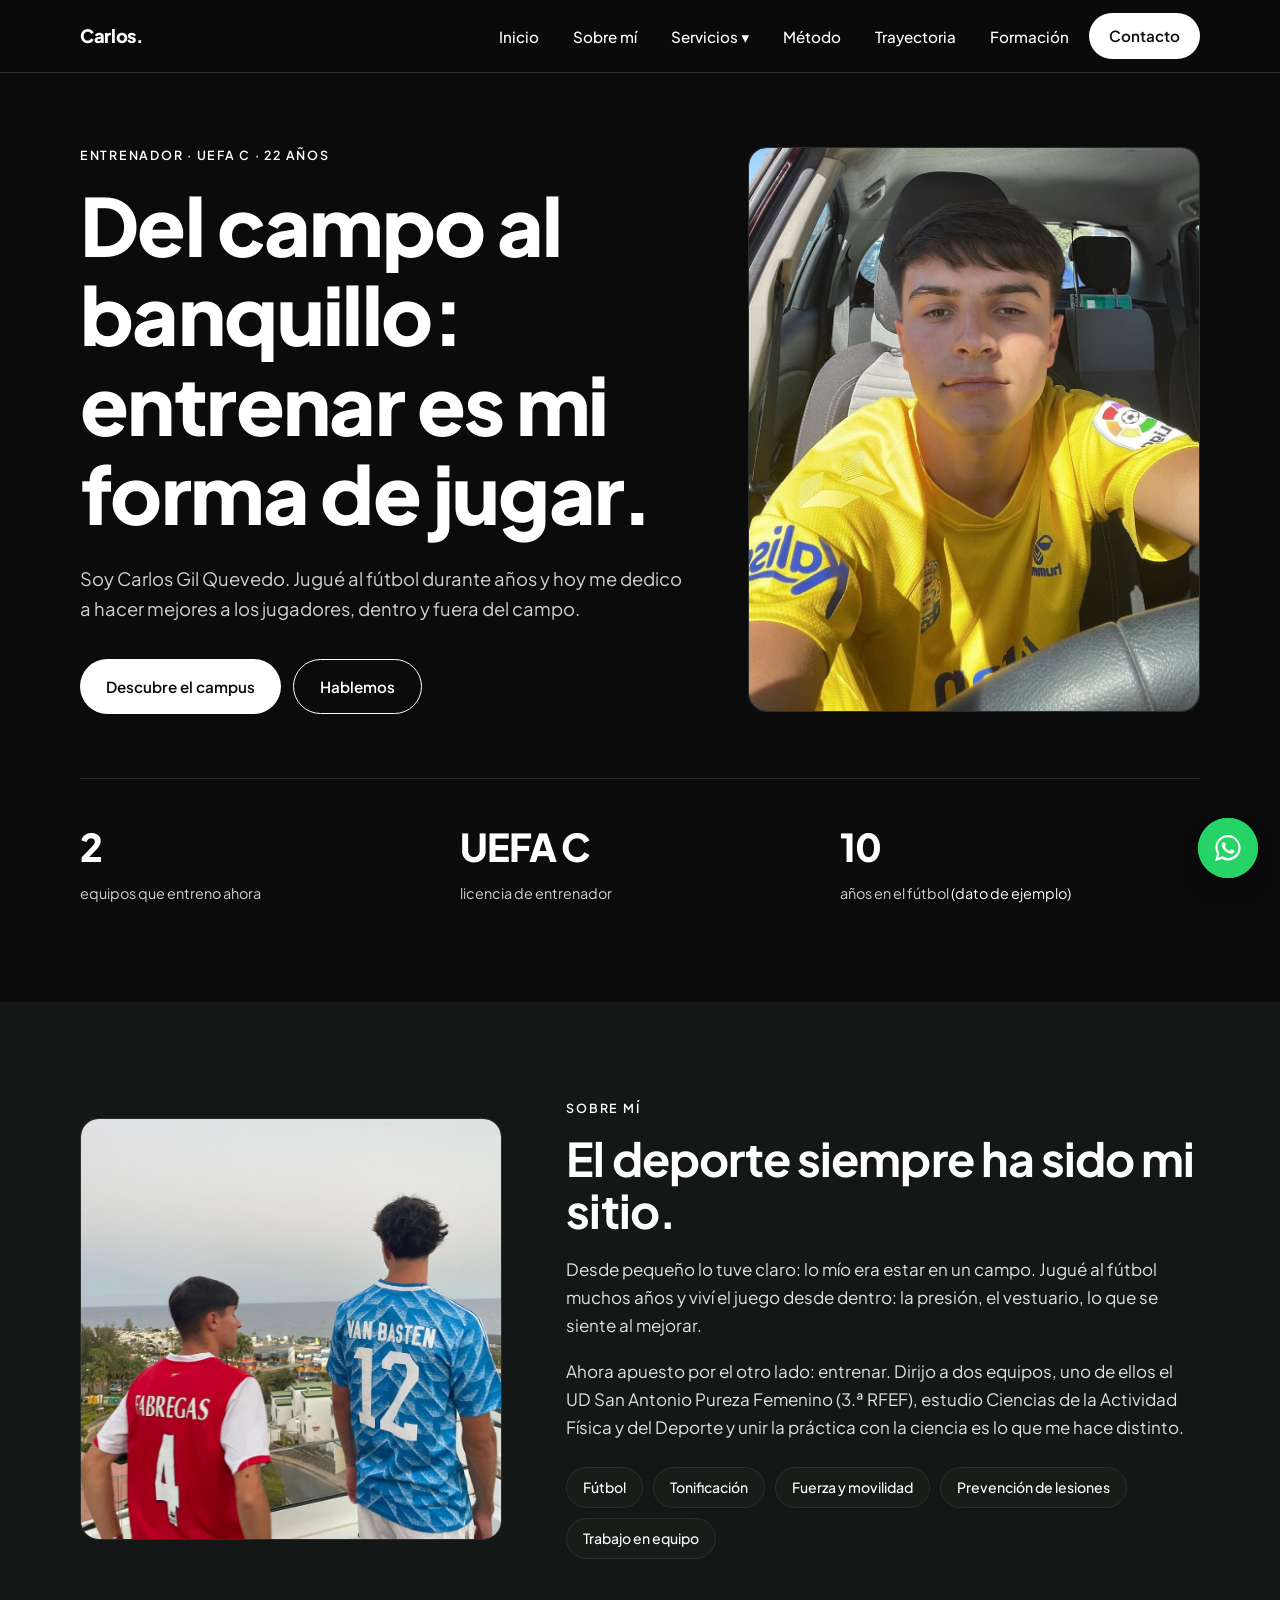
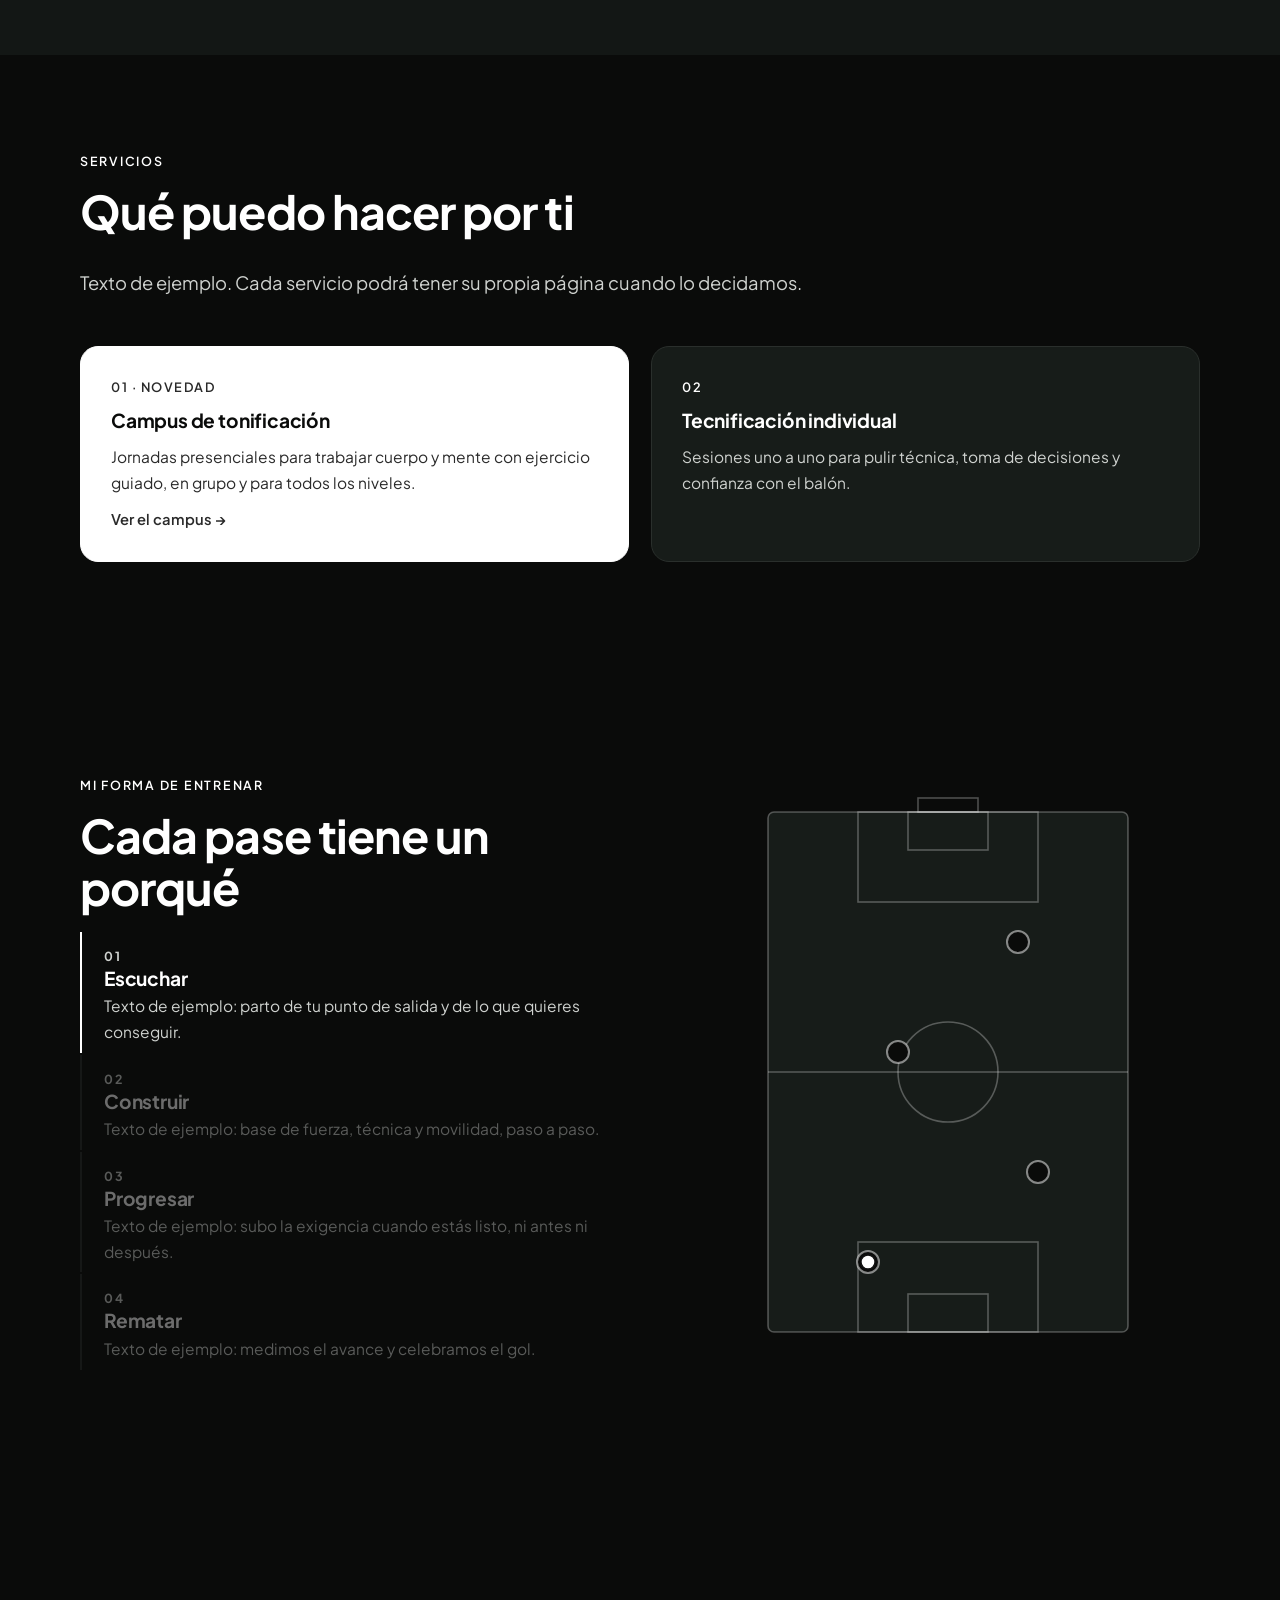
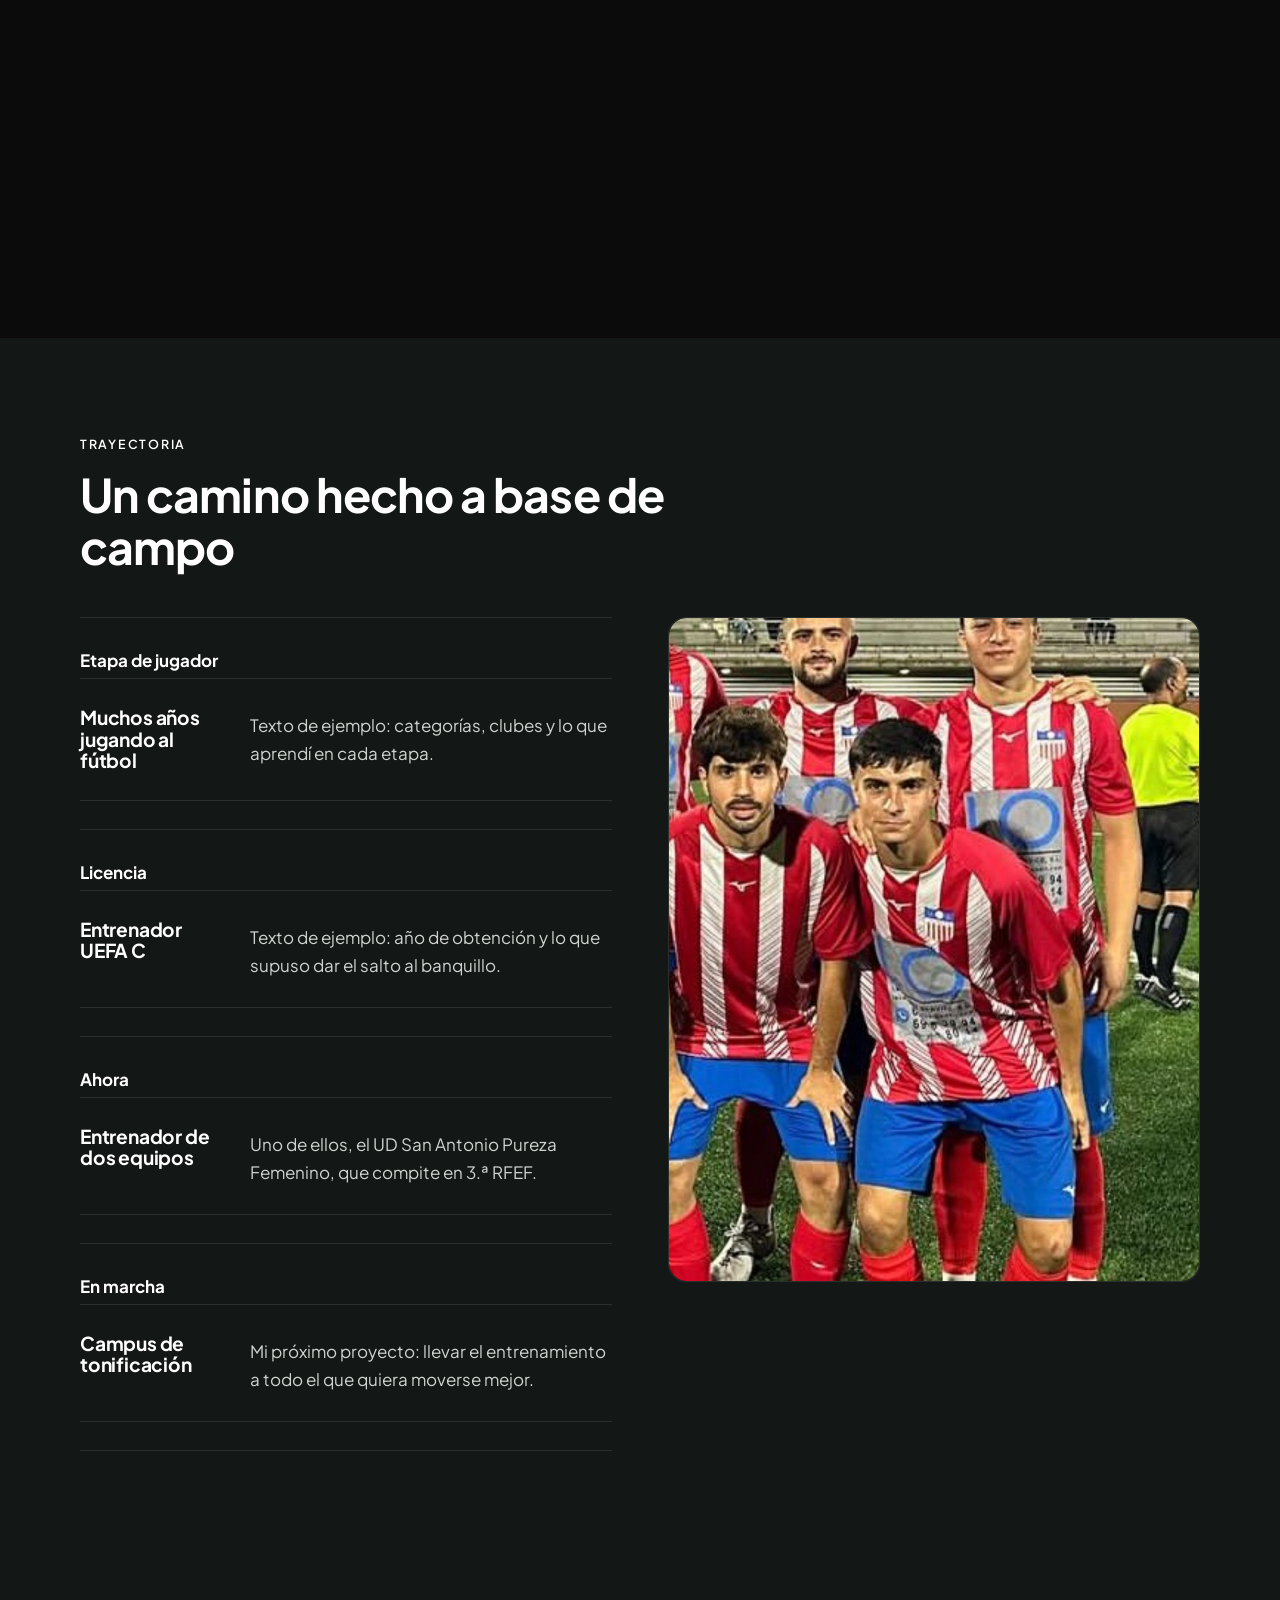
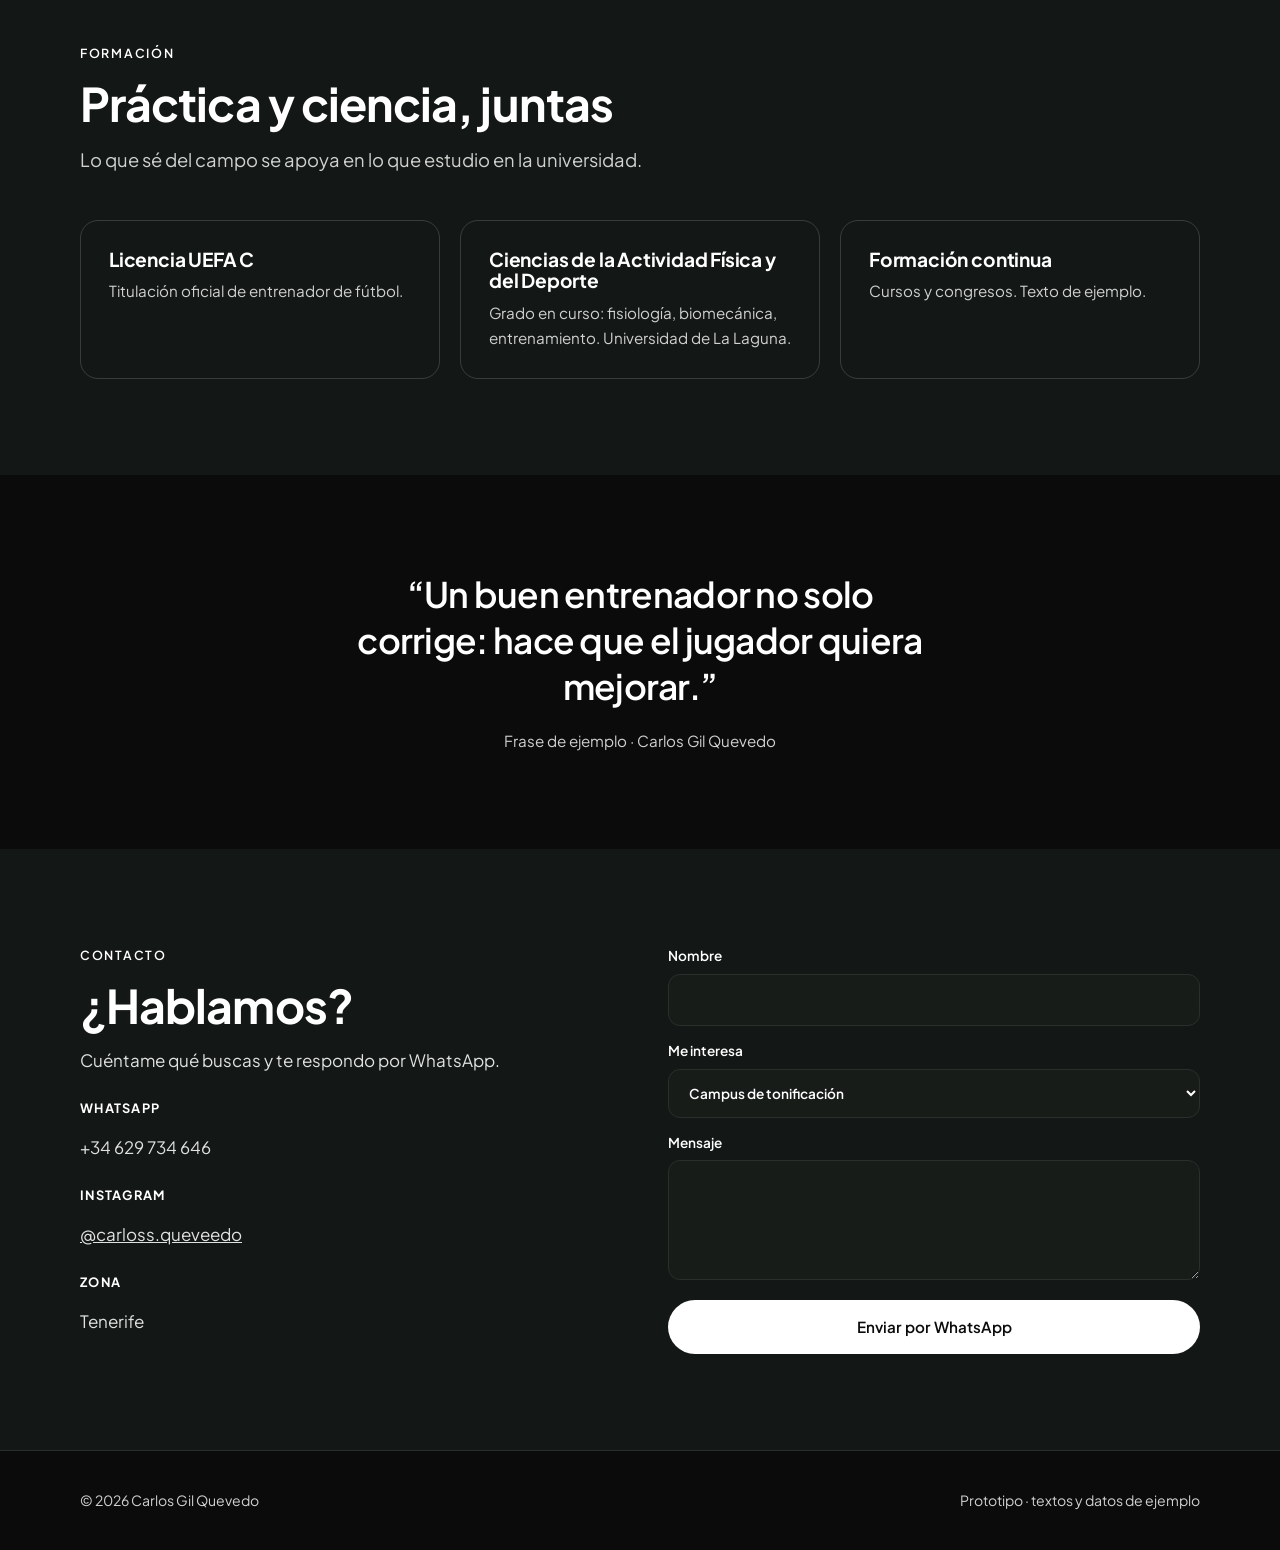
<file: index.html>
<!doctype html>
<html lang="es">
<head>
<meta charset="utf-8">
<meta name="theme-color" content="#0a0b0a">
<meta name="viewport" content="width=device-width,initial-scale=1">
<title>Carlos Gil Quevedo · Entrenador de fútbol</title>
<meta name="description" content="Carlos Gil Quevedo, entrenador UEFA C y estudiante de Ciencias de la Actividad Física y del Deporte. Tecnificación y campus de tonificación.">
<link rel="preconnect" href="https://fonts.googleapis.com">
<link rel="preconnect" href="https://fonts.gstatic.com" crossorigin>
<link href="https://fonts.googleapis.com/css2?family=Plus+Jakarta+Sans:wght@400;500;600;700;800&display=swap" rel="stylesheet">
<link rel="stylesheet" href="css/style.css?v=9">
</head>
<body>
<header>
  <div class="wrap nav">
    <a class="brand" href="index.html">Carlos<span>.</span></a>
    <button class="burger" aria-label="Abrir menú">☰</button>
    <nav>
      <ul>
        <li><a class="l" href="index.html">Inicio</a></li>
        <li><a class="l" href="index.html#sobre-mi">Sobre mí</a></li>
        <li class="has-sub">
          <a class="l" href="index.html#servicios">Servicios ▾</a>
          <ul class="sub">
            <li><a href="campus.html">Campus de tonificación<small>Presencial, abierto a todo el mundo</small></a></li>
            <li><a href="index.html#servicios">Tecnificación individual<small>Sesiones 1 a 1</small></a></li>
          </ul>
        </li>
        <li><a class="l" href="index.html#metodo">Método</a></li>
        <li><a class="l" href="index.html#trayectoria">Trayectoria</a></li>
        <li><a class="l" href="index.html#formacion">Formación</a></li>
        <li><a class="btn" href="index.html#contacto" style="padding:10px 20px">Contacto</a></li>
      </ul>
    </nav>
  </div>
</header>

<main>
<section class="hero">
  <div class="wrap grid">
    <div>
      <span class="eyebrow">Entrenador · UEFA C · 22 años</span>
      <h1 class="rv">Del campo al banquillo: <em>entrenar</em> es mi forma de jugar.</h1>
      <p class="lead rv">Soy Carlos Gil Quevedo. Jugué al fútbol durante años y hoy me dedico a hacer mejores a los jugadores, dentro y fuera del campo.</p>
      <div class="cta rv">
        <a class="btn" href="campus.html">Descubre el campus</a>
        <a class="btn ghost" href="#contacto">Hablemos</a>
      </div>
    </div>
    <div class="pic tall rv"><img class="photo" src="img/carlos-retrato.jpg" alt="Carlos Gil Quevedo" style="object-position:50% 30%"></div>
  </div>
  <div class="wrap">
    <div class="stats rv">
      <div><strong data-count="2">0</strong><span>equipos que entreno ahora</span></div>
      <div><strong>UEFA C</strong><span>licencia de entrenador</span></div>
            <div><strong data-count="10">0</strong><span>años en el fútbol <em>(dato de ejemplo)</em></span></div>
    </div>
  </div>
</section>

<section class="about" id="sobre-mi">
  <div class="wrap grid">
    <div class="pic sq rv"><img class="photo" src="img/azotea.jpg" alt="Carlos con un amigo mirando el mar" style="object-position:50% 70%"></div>
    <div class="rv">
      <span class="eyebrow">Sobre mí</span>
      <h2>El deporte siempre ha sido mi sitio.</h2>
      <p>Desde pequeño lo tuve claro: lo mío era estar en un campo. Jugué al fútbol muchos años y viví el juego desde dentro: la presión, el vestuario, lo que se siente al mejorar.</p>
      <p>Ahora apuesto por el otro lado: entrenar. Dirijo a dos equipos, uno de ellos el UD San Antonio Pureza Femenino (3.ª RFEF), estudio Ciencias de la Actividad Física y del Deporte y unir la práctica con la ciencia es lo que me hace distinto.</p>
      <div class="tags"><span>Fútbol</span><span>Tonificación</span><span>Fuerza y movilidad</span><span>Prevención de lesiones</span><span>Trabajo en equipo</span></div>
    </div>
  </div>
</section>

<section id="servicios">
  <div class="wrap">
    <div class="head">
      <div><span class="eyebrow">Servicios</span><h2>Qué puedo hacer por ti</h2></div>
      <p class="lead">Texto de ejemplo. Cada servicio podrá tener su propia página cuando lo decidamos.</p>
    </div>
    <div class="cards c2">
      <a class="card feat rv" href="campus.html"><span class="n">01 · NOVEDAD</span><h3>Campus de tonificación</h3><p>Jornadas presenciales para trabajar cuerpo y mente con ejercicio guiado, en grupo y para todos los niveles.</p><span class="more">Ver el campus →</span></a>
      <div class="card rv"><span class="n">02</span><h3>Tecnificación individual</h3><p>Sesiones uno a uno para pulir técnica, toma de decisiones y confianza con el balón.</p></div>
    </div>
  </div>
</section>

<section class="play" id="metodo">
  <div class="stick"><div class="wrap play-grid">
    <div>
      <span class="eyebrow">Mi forma de entrenar</span>
      <h2>Cada pase tiene un porqué</h2>
      <ol class="steps">
        <li><b>01</b><h3>Escuchar</h3><p>Texto de ejemplo: parto de tu punto de salida y de lo que quieres conseguir.</p></li>
        <li><b>02</b><h3>Construir</h3><p>Texto de ejemplo: base de fuerza, técnica y movilidad, paso a paso.</p></li>
        <li><b>03</b><h3>Progresar</h3><p>Texto de ejemplo: subo la exigencia cuando estás listo, ni antes ni después.</p></li>
        <li><b>04</b><h3>Rematar</h3><p>Texto de ejemplo: medimos el avance y celebramos el gol.</p></li>
      </ol>
    </div>
    <div class="pitch" aria-hidden="true">
      <svg viewBox="0 0 400 560">
        <rect class="grass" x="20" y="20" width="360" height="520" rx="6"/>
        <g class="ln"><rect x="20" y="20" width="360" height="520" rx="6"/><line x1="20" y1="280" x2="380" y2="280"/><circle cx="200" cy="280" r="50"/><rect x="110" y="20" width="180" height="90"/><rect x="160" y="20" width="80" height="38"/><rect x="110" y="450" width="180" height="90"/><rect x="160" y="502" width="80" height="38"/></g>
        <rect class="net" x="170" y="6" width="60" height="14"/>
        <path class="trail seg" pathLength="1" d="M120 470 Q230 470 290 380"/>
        <path class="trail seg" pathLength="1" d="M290 380 Q260 300 150 260"/>
        <path class="trail seg" pathLength="1" d="M150 260 Q120 170 270 150"/>
        <path class="trail seg" pathLength="1" d="M270 150 Q330 80 200 30"/>
        <circle class="pl" cx="120" cy="470" r="11"/><circle class="pl" cx="290" cy="380" r="11"/><circle class="pl" cx="150" cy="260" r="11"/><circle class="pl" cx="270" cy="150" r="11"/>
        <circle class="ball" cx="120" cy="470" r="7"/>
      </svg>
    </div>
  </div></div>
</section>

<section id="trayectoria" style="background:var(--sand)">
  <div class="wrap">
    <span class="eyebrow">Trayectoria</span>
    <h2 style="max-width:18ch">Un camino hecho a base de campo</h2>
    <div class="two" style="margin-top:44px;align-items:start">
    <div class="tl rv" style="margin-top:0">
      <div><time>Etapa de jugador</time><div><h3>Muchos años jugando al fútbol</h3><p>Texto de ejemplo: categorías, clubes y lo que aprendí en cada etapa.</p></div></div>
      <div><time>Licencia</time><div><h3>Entrenador UEFA C</h3><p>Texto de ejemplo: año de obtención y lo que supuso dar el salto al banquillo.</p></div></div>
      <div><time>Ahora</time><div><h3>Entrenador de dos equipos</h3><p>Uno de ellos, el UD San Antonio Pureza Femenino, que compite en 3.ª RFEF.</p></div></div>
      <div><time>En marcha</time><div><h3>Campus de tonificación</h3><p>Mi próximo proyecto: llevar el entrenamiento a todo el que quiera moverse mejor.</p></div></div>
    </div>
    <div class="pic tall rv"><img class="photo" src="img/jugador.jpg" alt="Carlos de jugador, posando con sus compañeros antes de un partido" style="object-position:50% 40%"></div>
    </div>
  </div>
</section>

<section class="dark" id="formacion">
  <div class="wrap">
    <span class="eyebrow">Formación</span>
    <h2>Práctica y ciencia, juntas</h2>
    <p class="lead" style="margin-top:16px">Lo que sé del campo se apoya en lo que estudio en la universidad.</p>
    <div class="pill-grid">
      <div class="pill"><h3>Licencia UEFA C</h3><p>Titulación oficial de entrenador de fútbol.</p></div>
      <div class="pill"><h3>Ciencias de la Actividad Física y del Deporte</h3><p>Grado en curso: fisiología, biomecánica, entrenamiento. Universidad de La Laguna.</p></div>
      <div class="pill"><h3>Formación continua</h3><p>Cursos y congresos. Texto de ejemplo.</p></div>
    </div>
  </div>
</section>

<section class="quote">
  <div class="wrap rv">
    <blockquote>“Un buen entrenador no solo corrige: hace que el jugador quiera mejorar.”</blockquote>
    <cite>Frase de ejemplo · Carlos Gil Quevedo</cite>
  </div>
</section>

<section class="contact" id="contacto">
  <div class="wrap grid">
    <div class="info rv">
      <span class="eyebrow">Contacto</span>
      <h2>¿Hablamos?</h2>
      <p>Cuéntame qué buscas y te respondo por WhatsApp.</p>
      <b>WhatsApp</b><p>+34 629 734 646</p>
      <b>Instagram</b><p><a href="https://www.instagram.com/carloss.queveedo" target="_blank" rel="noopener" style="text-decoration:underline">@carloss.queveedo</a></p>
      <b>Zona</b><p>Tenerife</p>
    </div>
    <form id="contact-form" class="rv">
      <label>Nombre<input name="nombre" required></label>
      <label>Me interesa
        <select name="interes">
          <option>Campus de tonificación</option>
          <option>Tecnificación individual</option>
          <option>Otra cosa</option>
        </select>
      </label>
      <label>Mensaje<textarea name="mensaje"></textarea></label>
      <button class="btn" type="submit" style="border:0;cursor:pointer;justify-content:center">Enviar por WhatsApp</button>
    </form>
  </div>
</section>
</main>

<footer><div class="wrap"><span>© 2026 Carlos Gil Quevedo</span><span>Prototipo · textos y datos de ejemplo</span></div></footer>

<a class="wa" href="https://wa.me/34629734646?text=Hola%20Carlos%2C%20quiero%20m%C3%A1s%20informaci%C3%B3n" target="_blank" rel="noopener" aria-label="Escribir a Carlos por WhatsApp">
  <svg viewBox="0 0 32 32"><path d="M16 3C9 3 3.4 8.6 3.4 15.5c0 2.3.6 4.4 1.7 6.3L3 29l7.4-1.9c1.8 1 3.8 1.5 5.6 1.5 7 0 12.6-5.6 12.6-12.5S23 3 16 3zm0 22.9c-1.8 0-3.5-.5-5-1.4l-.4-.2-4.4 1.1 1.2-4.2-.3-.4a10.3 10.3 0 0 1-1.6-5.5C5.5 9.7 10.2 5.200 16 5.200s10.500 4.600 10.500 10.300S21.800 25.900 16 25.900zm5.800-7.700c-.3-.2-1.900-.9-2.200-1-.3-.1-.5-.2-.7.2-.2.3-.8 1-1 1.200-.2.200-.4.200-.7.100-.3-.2-1.300-.5-2.500-1.500-.9-.8-1.500-1.800-1.700-2.100-.2-.3 0-.5.100-.6l.5-.5c.1-.2.200-.3.300-.5.100-.2 0-.4 0-.5l-1-2.300c-.2-.6-.5-.5-.7-.5h-.6c-.2 0-.5.100-.8.400-.3.300-1.100 1.100-1.100 2.600s1.100 3 1.300 3.200c.2.200 2.200 3.300 5.300 4.600 2 .8 2.700.9 3.700.7.600-.1 1.900-.8 2.200-1.500.3-.7.300-1.400.2-1.500 0-.1-.3-.2-.6-.4z"/></svg>
</a>
<script src="js/main.js?v=4"></script>
</body>
</html>
</file>
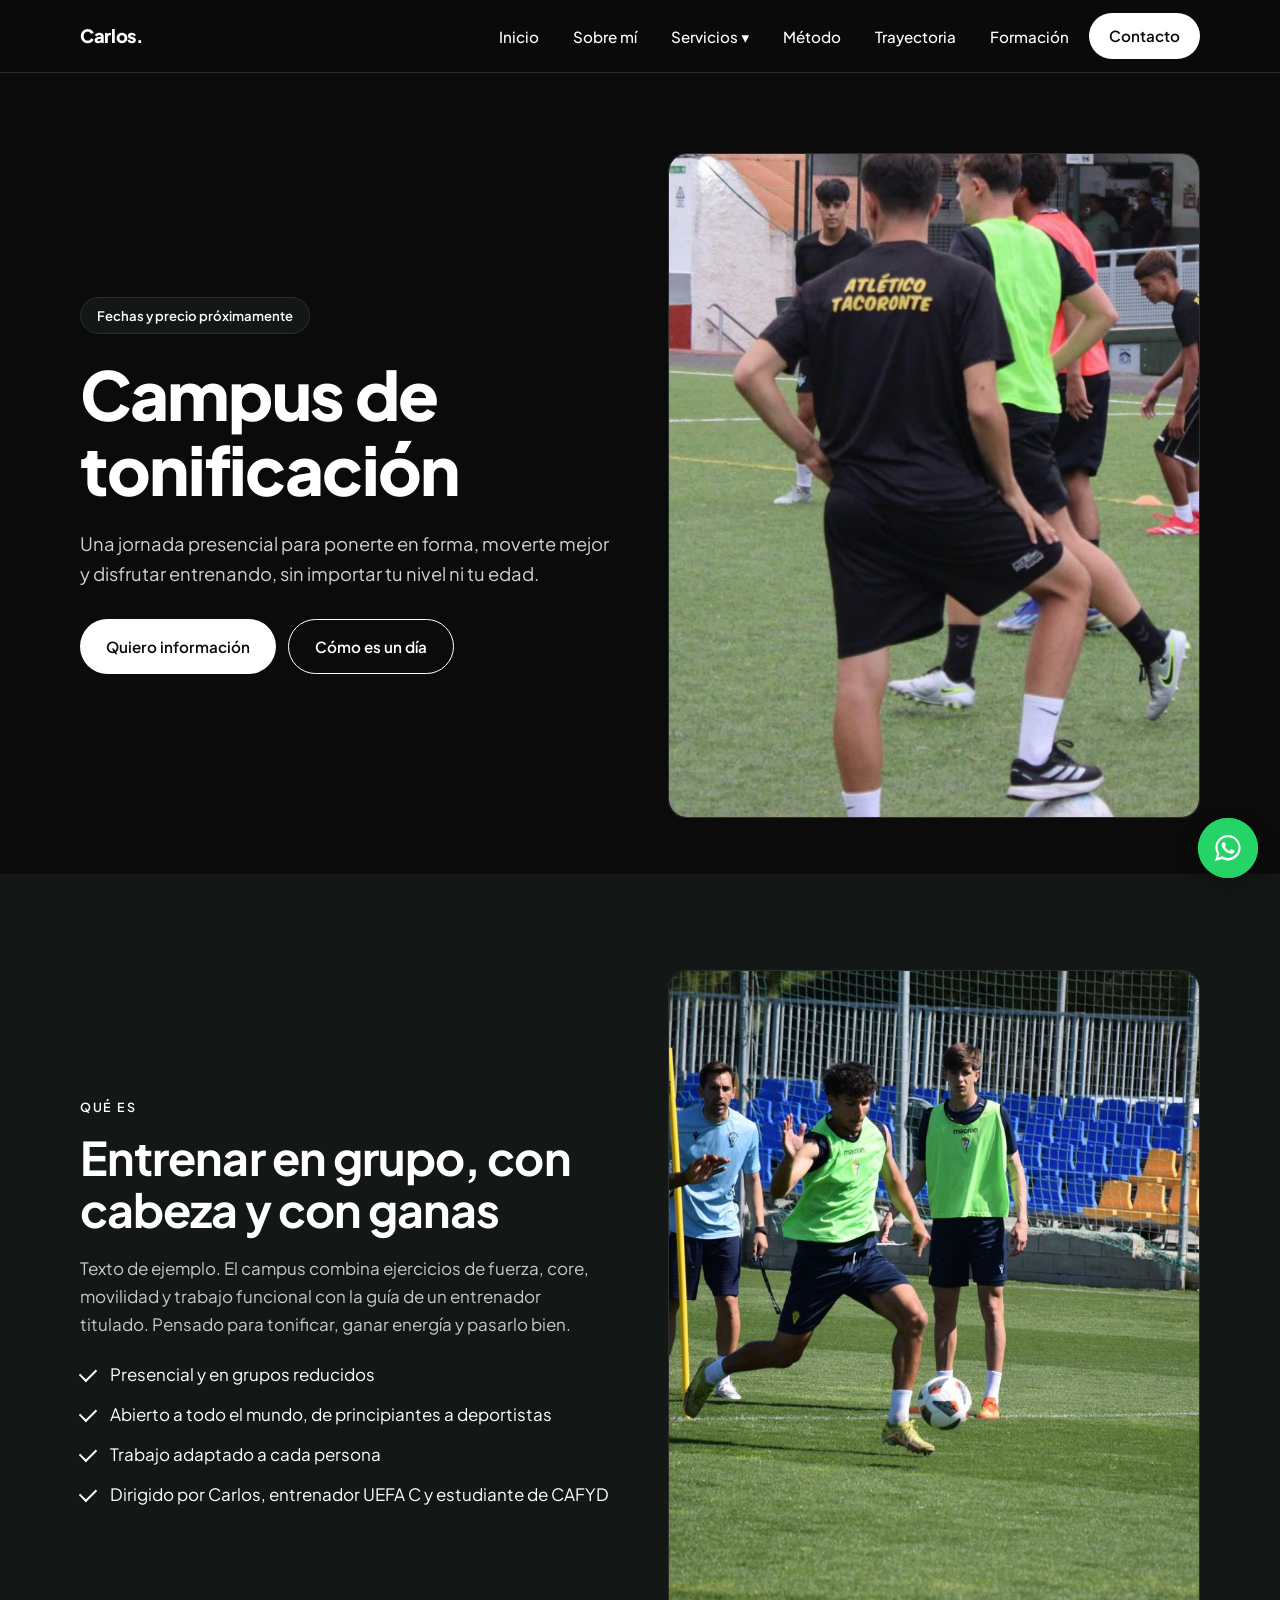
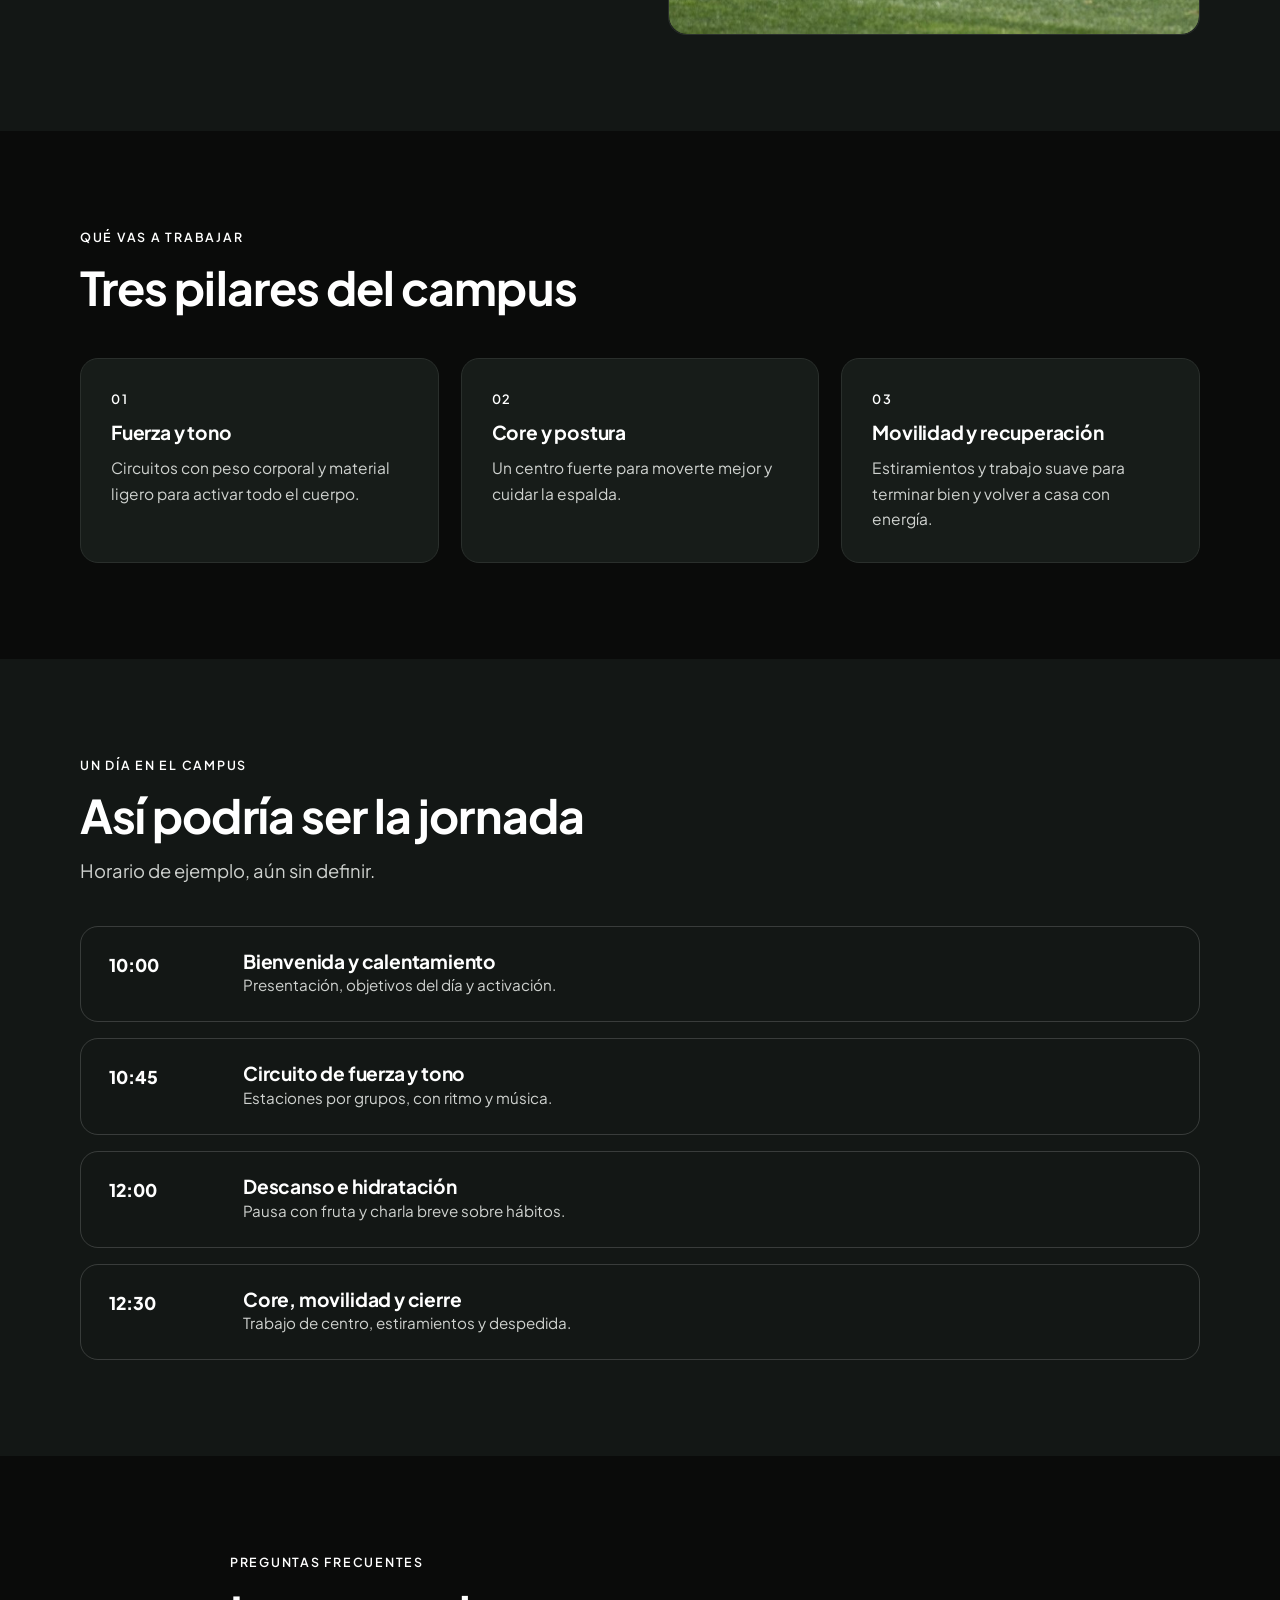
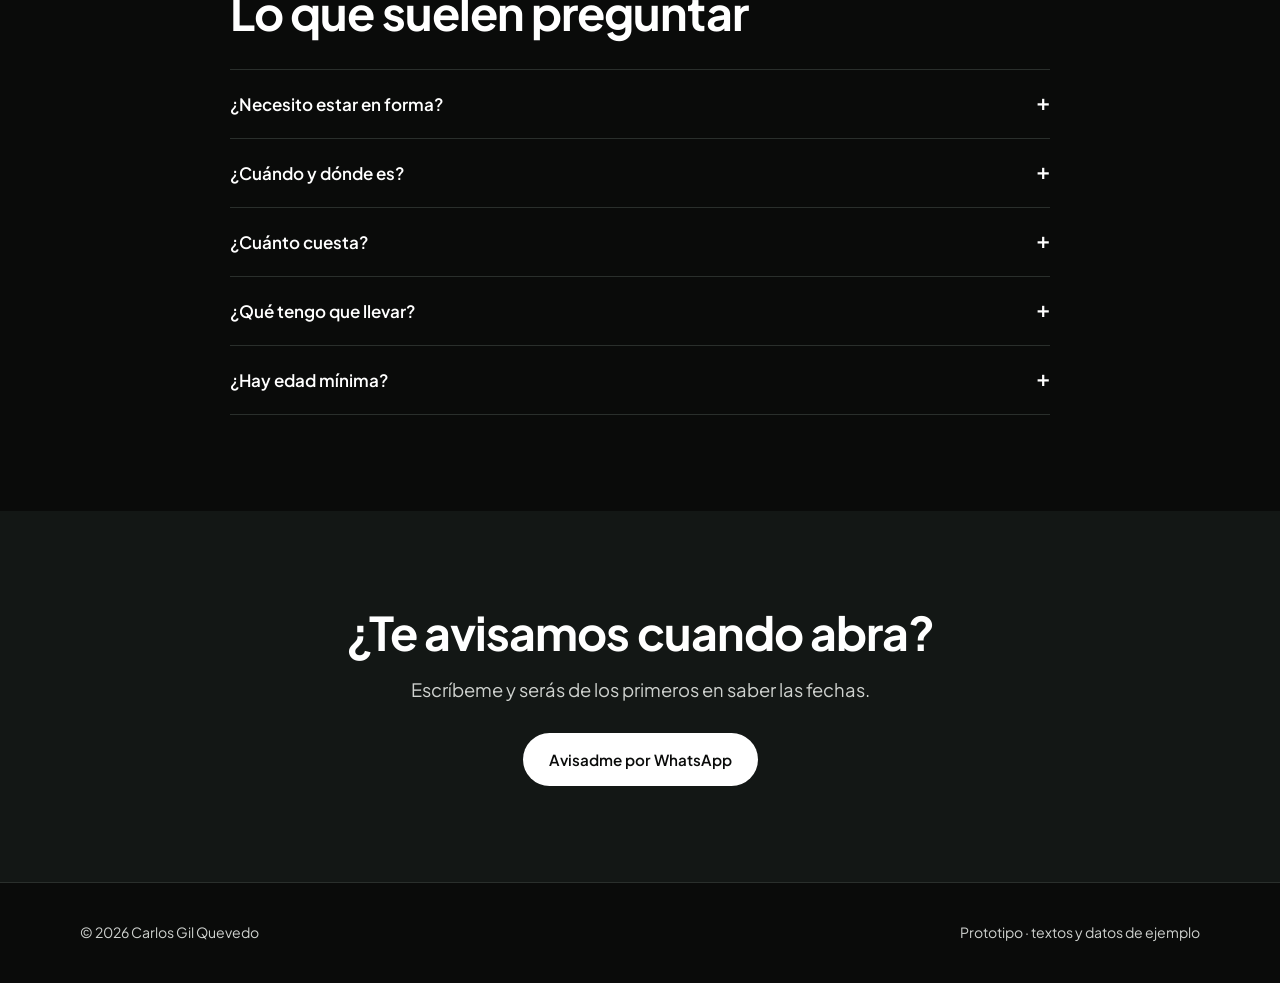
<file: campus.html>
<!doctype html>
<html lang="es">
<head>
<meta charset="utf-8">
<meta name="theme-color" content="#0a0b0a">
<meta name="viewport" content="width=device-width,initial-scale=1">
<title>Campus de tonificación · Carlos Gil Quevedo</title>
<meta name="description" content="Campus de tonificación presencial, abierto a todo el mundo, dirigido por Carlos Gil Quevedo.">
<link rel="preconnect" href="https://fonts.googleapis.com">
<link rel="preconnect" href="https://fonts.gstatic.com" crossorigin>
<link href="https://fonts.googleapis.com/css2?family=Plus+Jakarta+Sans:wght@400;500;600;700;800&display=swap" rel="stylesheet">
<link rel="stylesheet" href="css/style.css?v=9">
</head>
<body>
<header>
  <div class="wrap nav">
    <a class="brand" href="index.html">Carlos<span>.</span></a>
    <button class="burger" aria-label="Abrir menú">☰</button>
    <nav>
      <ul>
        <li><a class="l" href="index.html">Inicio</a></li>
        <li><a class="l" href="index.html#sobre-mi">Sobre mí</a></li>
        <li class="has-sub">
          <a class="l" href="index.html#servicios">Servicios ▾</a>
          <ul class="sub">
            <li><a href="campus.html">Campus de tonificación<small>Presencial, abierto a todo el mundo</small></a></li>
            <li><a href="index.html#servicios">Tecnificación individual<small>Sesiones 1 a 1</small></a></li>
          </ul>
        </li>
        <li><a class="l" href="index.html#metodo">Método</a></li>
        <li><a class="l" href="index.html#trayectoria">Trayectoria</a></li>
        <li><a class="l" href="index.html#formacion">Formación</a></li>
        <li><a class="btn" href="index.html#contacto" style="padding:10px 20px">Contacto</a></li>
      </ul>
    </nav>
  </div>
</header>

<main>
<section class="page-hero">
  <div class="wrap two">
    <div>
      <span class="badge">Fechas y precio próximamente</span>
      <h1 class="rv" style="margin-top:22px;font-size:clamp(2.4rem,5.5vw,4.2rem)">Campus de <em>tonificación</em></h1>
      <p class="lead rv">Una jornada presencial para ponerte en forma, moverte mejor y disfrutar entrenando, sin importar tu nivel ni tu edad.</p>
      <div class="rv" style="margin-top:30px;display:flex;gap:12px;flex-wrap:wrap">
        <a class="btn" href="https://wa.me/34629734646?text=Hola%20Carlos%2C%20quiero%20info%20del%20campus%20de%20tonificaci%C3%B3n" target="_blank" rel="noopener">Quiero información</a>
        <a class="btn ghost" href="#dia">Cómo es un día</a>
      </div>
    </div>
    <div class="pic wide rv"><img class="photo" src="img/entrenamiento.jpg" alt="Entrenamiento en el campo" style="object-position:50% 55%"></div>
  </div>
</section>

<section style="background:var(--sand)">
  <div class="wrap two">
    <div class="rv">
      <span class="eyebrow">Qué es</span>
      <h2>Entrenar en grupo, con cabeza y con ganas</h2>
      <p style="margin-top:18px;color:#c4cbc5">Texto de ejemplo. El campus combina ejercicios de fuerza, core, movilidad y trabajo funcional con la guía de un entrenador titulado. Pensado para tonificar, ganar energía y pasarlo bien.</p>
      <ul class="ticks">
        <li>Presencial y en grupos reducidos</li>
        <li>Abierto a todo el mundo, de principiantes a deportistas</li>
        <li>Trabajo adaptado a cada persona</li>
        <li>Dirigido por Carlos, entrenador UEFA C y estudiante de CAFYD</li>
      </ul>
    </div>
    <div class="pic tall rv"><img class="photo" src="img/campus-grupo.jpg" alt="Grupo entrenando en el campo" style="object-position:45% 50%"></div>
  </div>
</section>

<section>
  <div class="wrap">
    <span class="eyebrow">Qué vas a trabajar</span>
    <h2 style="max-width:20ch">Tres pilares del campus</h2>
    <div class="cards" style="margin-top:44px">
      <div class="card rv"><span class="n">01</span><h3>Fuerza y tono</h3><p>Circuitos con peso corporal y material ligero para activar todo el cuerpo.</p></div>
      <div class="card rv"><span class="n">02</span><h3>Core y postura</h3><p>Un centro fuerte para moverte mejor y cuidar la espalda.</p></div>
      <div class="card rv"><span class="n">03</span><h3>Movilidad y recuperación</h3><p>Estiramientos y trabajo suave para terminar bien y volver a casa con energía.</p></div>
    </div>
  </div>
</section>

<section class="dark" id="dia">
  <div class="wrap">
    <span class="eyebrow">Un día en el campus</span>
    <h2>Así podría ser la jornada</h2>
    <p class="lead" style="margin-top:14px">Horario de ejemplo, aún sin definir.</p>
    <div class="days">
      <div class="day" style="background:transparent;border-color:rgba(255,255,255,.16)"><time style="color:#fff">10:00</time><div><h3>Bienvenida y calentamiento</h3><p style="color:#cfd2cf">Presentación, objetivos del día y activación.</p></div></div>
      <div class="day" style="background:transparent;border-color:rgba(255,255,255,.16)"><time style="color:#fff">10:45</time><div><h3>Circuito de fuerza y tono</h3><p style="color:#cfd2cf">Estaciones por grupos, con ritmo y música.</p></div></div>
      <div class="day" style="background:transparent;border-color:rgba(255,255,255,.16)"><time style="color:#fff">12:00</time><div><h3>Descanso e hidratación</h3><p style="color:#cfd2cf">Pausa con fruta y charla breve sobre hábitos.</p></div></div>
      <div class="day" style="background:transparent;border-color:rgba(255,255,255,.16)"><time style="color:#fff">12:30</time><div><h3>Core, movilidad y cierre</h3><p style="color:#cfd2cf">Trabajo de centro, estiramientos y despedida.</p></div></div>
    </div>
  </div>
</section>

<section>
  <div class="wrap" style="max-width:820px">
    <span class="eyebrow">Preguntas frecuentes</span>
    <h2 style="margin-bottom:30px">Lo que suelen preguntar</h2>
    <details><summary>¿Necesito estar en forma?</summary><p>No. El campus es para todos los niveles y cada ejercicio tiene versión más fácil y más difícil.</p></details>
    <details><summary>¿Cuándo y dónde es?</summary><p>Todavía por definir. Escríbeme por WhatsApp y te aviso en cuanto haya fechas.</p></details>
    <details><summary>¿Cuánto cuesta?</summary><p>El precio se anunciará junto con las fechas.</p></details>
    <details><summary>¿Qué tengo que llevar?</summary><p>Ropa cómoda, agua y ganas. El material lo pongo yo. <em>(Texto de ejemplo)</em></p></details>
    <details><summary>¿Hay edad mínima?</summary><p>Por definir. Lo concretaremos al abrir inscripciones.</p></details>
  </div>
</section>

<section class="contact">
  <div class="wrap rv" style="text-align:center">
    <h2>¿Te avisamos cuando abra?</h2>
    <p class="lead" style="margin:16px auto 28px">Escríbeme y serás de los primeros en saber las fechas.</p>
    <a class="btn" href="https://wa.me/34629734646?text=Hola%20Carlos%2C%20av%C3%ADsame%20cuando%20abra%20el%20campus" target="_blank" rel="noopener">Avisadme por WhatsApp</a>
  </div>
</section>
</main>

<footer><div class="wrap"><span>© 2026 Carlos Gil Quevedo</span><span>Prototipo · textos y datos de ejemplo</span></div></footer>

<a class="wa" href="https://wa.me/34629734646?text=Hola%20Carlos%2C%20quiero%20m%C3%A1s%20informaci%C3%B3n" target="_blank" rel="noopener" aria-label="Escribir a Carlos por WhatsApp">
  <svg viewBox="0 0 32 32"><path d="M16 3C9 3 3.4 8.6 3.4 15.5c0 2.3.6 4.4 1.7 6.3L3 29l7.4-1.9c1.8 1 3.8 1.5 5.6 1.5 7 0 12.6-5.6 12.6-12.5S23 3 16 3zm0 22.9c-1.8 0-3.5-.5-5-1.4l-.4-.2-4.4 1.1 1.2-4.2-.3-.4a10.3 10.3 0 0 1-1.6-5.5C5.5 9.7 10.2 5.200 16 5.200s10.500 4.600 10.500 10.300S21.800 25.900 16 25.900zm5.800-7.700c-.3-.2-1.900-.9-2.200-1-.3-.1-.5-.2-.7.2-.2.3-.8 1-1 1.200-.2.200-.4.200-.7.100-.3-.2-1.300-.5-2.500-1.500-.9-.8-1.500-1.800-1.700-2.100-.2-.3 0-.5.100-.6l.5-.5c.1-.2.200-.3.300-.5.100-.2 0-.4 0-.5l-1-2.300c-.2-.6-.5-.5-.7-.5h-.6c-.2 0-.5.100-.8.400-.3.300-1.100 1.100-1.100 2.600s1.100 3 1.300 3.200c.2.200 2.200 3.300 5.300 4.600 2 .8 2.700.9 3.700.7.600-.1 1.900-.8 2.200-1.500.3-.7.300-1.400.2-1.500 0-.1-.3-.2-.6-.4z"/></svg>
</a>
<script src="js/main.js?v=4"></script>
</body>
</html>
</file>
<file: css/style.css>
:root{
  --bg:#0a0b0a; --sand:#131715; --card:#171c19; --sage:#fff; --sage-d:#fff; --ink:#fff; --muted:#cfd2cf; --line:#2a2f2c; --wa:#25d366; --on:#0a0b0a;
  --r:18px;
}
*{box-sizing:border-box;margin:0;padding:0}
html{scroll-behavior:smooth}
body{font-family:'Plus Jakarta Sans',system-ui,sans-serif;background:var(--bg);color:var(--ink);line-height:1.65;font-size:17px;-webkit-font-smoothing:antialiased}
img{max-width:100%;display:block}
a{color:inherit;text-decoration:none}
.wrap{width:min(1120px,calc(100% - 40px));margin:0 auto}
h1,h2,h3{line-height:1.12;letter-spacing:-.02em;font-weight:700}
h1{font-size:clamp(2.6rem,6.4vw,5rem);font-weight:800}
h2{font-size:clamp(1.9rem,3.8vw,2.9rem)}
h3{font-size:1.2rem;letter-spacing:-.01em}
em{font-style:normal;color:#fff}
.eyebrow{font-size:.78rem;font-weight:600;letter-spacing:.14em;text-transform:uppercase;color:var(--sage);margin-bottom:14px;display:block}
section{padding:96px 0}
.lead{font-size:1.15rem;color:var(--muted);max-width:56ch}

/* header */
header{position:sticky;top:0;z-index:50;background:rgba(10,11,10,.88);backdrop-filter:blur(10px);border-bottom:1px solid var(--line)}
.nav{display:flex;align-items:center;justify-content:space-between;height:72px}
.brand{font-weight:800;font-size:1.15rem;letter-spacing:-.02em}
.brand span{color:var(--sage)}
nav ul{display:flex;gap:6px;list-style:none;align-items:center}
nav a.l{padding:10px 14px;border-radius:99px;font-size:.95rem;font-weight:500;transition:background .2s}
nav a.l:hover,nav li:hover>a.l{background:var(--sand)}
.has-sub{position:relative}
.sub{position:absolute;top:100%;left:0;min-width:270px;background:var(--card);border:1px solid var(--line);border-radius:14px;padding:8px;list-style:none;display:block;opacity:0;visibility:hidden;transform:translateY(6px);transition:.2s;box-shadow:0 18px 40px -20px rgba(0,0,0,.8)}
.has-sub:hover .sub,.has-sub:focus-within .sub{opacity:1;visibility:visible;transform:none}
.sub a{display:block;padding:11px 14px;border-radius:10px;font-size:.93rem}
.sub a:hover{background:var(--sand)}
.sub small{display:block;color:var(--muted);font-size:.8rem}
.btn{display:inline-flex;align-items:center;gap:8px;padding:14px 26px;border-radius:99px;background:var(--sage);color:var(--on);font-weight:600;font-size:.95rem;transition:transform .2s,background .2s}
.btn:hover{background:#fff;transform:translateY(-2px)}
.btn.ghost{background:transparent;color:var(--ink);border:1.5px solid var(--ink)}
.btn.ghost:hover{background:var(--ink);color:var(--on)}
.burger{display:none;background:none;border:0;font-size:1.6rem;cursor:pointer}

/* hero */
.hero{padding:72px 0 96px}
.hero .grid{display:grid;grid-template-columns:1.15fr .85fr;gap:56px;align-items:center}
.hero p.lead{margin:26px 0 34px}
.hero .cta{display:flex;gap:12px;flex-wrap:wrap}
.ph{position:relative;background:var(--sand);border-radius:var(--r);overflow:hidden;display:grid;place-items:center;color:var(--muted);font-size:.85rem;text-align:center;padding:20px;background-image:repeating-linear-gradient(135deg,transparent 0 14px,rgba(255,255,255,.04) 14px 15px)}
.ph b{display:block;color:var(--sage-d);font-size:.95rem;margin-bottom:4px}
.ph.tall{aspect-ratio:4/5}
.ph.wide{aspect-ratio:16/10}
img.shot{width:100%;border-radius:var(--r);border:1px solid var(--line);display:block}
.shot-wrap{max-width:440px;justify-self:center}
.ph.sq{aspect-ratio:1}
.stats{display:grid;grid-template-columns:repeat(3,1fr);gap:20px;margin-top:64px;padding-top:36px;border-top:1px solid var(--line)}
.stats strong{display:block;font-size:2.4rem;font-weight:800;letter-spacing:-.03em}
.stats span{color:var(--muted);font-size:.9rem}

/* about */
.about{background:var(--sand)}
.about .grid{display:grid;grid-template-columns:.8fr 1.2fr;gap:64px;align-items:center}
.about p{margin-top:18px;color:#dfe2df}
.tags{display:flex;gap:10px;flex-wrap:wrap;margin-top:26px}
.tags span{padding:8px 16px;border-radius:99px;background:var(--card);border:1px solid var(--line);font-size:.88rem;font-weight:500}

/* services */
.head{display:flex;justify-content:space-between;align-items:end;gap:30px;margin-bottom:48px;flex-wrap:wrap}
.cards{display:grid;grid-template-columns:repeat(3,1fr);gap:22px}
.card{background:var(--card);border:1px solid var(--line);border-radius:var(--r);padding:30px;display:flex;flex-direction:column;gap:12px;transition:transform .25s,box-shadow .25s}
.card:hover{transform:translateY(-5px);box-shadow:0 24px 40px -26px rgba(0,0,0,.9)}
.card .n{font-size:.8rem;font-weight:600;color:var(--sage);letter-spacing:.12em}
.card p{color:var(--muted);font-size:.97rem}
.card .more{margin-top:auto;font-weight:600;font-size:.92rem;color:var(--sage-d)}
.card.feat{background:var(--sage);color:var(--on);border-color:var(--sage)}
.card.feat p,.card.feat .n,.card.feat .more{color:#2a2a2a}

/* timeline */
.tl{display:grid;gap:0;margin-top:10px}
.tl div{display:grid;grid-template-columns:140px 1fr;gap:30px;padding:28px 0;border-top:1px solid var(--line)}
.tl div:last-child{border-bottom:1px solid var(--line)}
.tl time{font-weight:700;color:var(--sage)}
.tl p{color:var(--muted);margin-top:4px}

/* formation */
.dark{background:var(--sand);color:var(--ink)}
.dark .eyebrow{color:#fff}
.dark .lead{color:#cfd2cf}
.pill-grid{display:grid;grid-template-columns:repeat(3,1fr);gap:20px;margin-top:44px}
.pill{border:1px solid rgba(255,255,255,.16);border-radius:var(--r);padding:28px}
.pill p{color:#cfd2cf;font-size:.95rem;margin-top:8px}

/* quote */
.quote{text-align:center}
.quote blockquote{font-size:clamp(1.5rem,3vw,2.2rem);font-weight:600;letter-spacing:-.02em;line-height:1.3;max-width:24ch;margin:0 auto}
.quote cite{display:block;margin-top:20px;color:var(--muted);font-style:normal;font-size:.95rem}

/* contact */
.contact{background:var(--sand)}
.contact .grid{display:grid;grid-template-columns:1fr 1fr;gap:56px}
form{display:grid;gap:14px}
label{font-size:.85rem;font-weight:600}
input,textarea,select{width:100%;padding:14px 16px;border-radius:12px;border:1px solid var(--line);background:var(--card);color:var(--ink);font:inherit;margin-top:6px}
input:focus,textarea:focus,select:focus{outline:2px solid var(--sage);border-color:transparent}
textarea{min-height:120px;resize:vertical}
.info p{margin-top:14px;color:#dfe2df}
.info b{display:block;font-size:.8rem;letter-spacing:.1em;text-transform:uppercase;color:var(--sage);margin-top:24px}

footer{padding:38px 0;border-top:1px solid var(--line);font-size:.88rem;color:var(--muted)}
footer .wrap{display:flex;justify-content:space-between;gap:20px;flex-wrap:wrap}

/* campus page */
.page-hero{padding:80px 0 56px}
.page-hero .lead{margin-top:22px}
.days{display:grid;gap:16px;margin-top:40px}
.day{display:grid;grid-template-columns:110px 1fr;gap:24px;background:var(--card);border:1px solid var(--line);border-radius:var(--r);padding:24px 28px}
.day time{font-weight:800;color:var(--sage);font-size:1.1rem}
.day p{color:var(--muted);font-size:.95rem}
.two{display:grid;grid-template-columns:1fr 1fr;gap:56px;align-items:center}
.ticks{list-style:none;display:grid;gap:12px;margin-top:22px}
.ticks li{padding-left:30px;position:relative}
.ticks li:before{content:"";position:absolute;left:0;top:.5em;width:14px;height:8px;border-left:2.5px solid var(--sage);border-bottom:2.5px solid var(--sage);transform:rotate(-45deg)}
.badge{display:inline-block;padding:7px 16px;border-radius:99px;background:var(--sand);border:1px solid var(--line);font-size:.82rem;font-weight:600;color:var(--sage-d)}
details{border-top:1px solid var(--line);padding:20px 0}
details:last-of-type{border-bottom:1px solid var(--line)}
summary{cursor:pointer;font-weight:600;list-style:none;display:flex;justify-content:space-between;gap:20px}
summary:after{content:"+";font-size:1.4rem;line-height:1;color:var(--sage)}
details[open] summary:after{content:"–"}
details p{margin-top:12px;color:var(--muted)}

/* whatsapp */
.wa{position:fixed;right:22px;bottom:22px;z-index:60;width:60px;height:60px;border-radius:50%;background:var(--wa);display:grid;place-items:center;box-shadow:0 12px 28px -8px rgba(0,0,0,.4);transition:transform .2s}
.wa:hover{transform:scale(1.08)}
.wa svg{width:32px;height:32px;fill:#fff}
.wa:after{content:"";position:absolute;inset:0;border-radius:50%;border:2px solid var(--wa);animation:pulse 2.4s infinite}
@keyframes pulse{0%{transform:scale(1);opacity:.7}100%{transform:scale(1.55);opacity:0}}

/* reveal */
.rv{opacity:0;transform:translateY(22px);transition:opacity .7s,transform .7s}
.rv.in{opacity:1;transform:none}
@media (prefers-reduced-motion:reduce){.rv{opacity:1;transform:none;transition:none}.wa:after{animation:none}}

@media (max-width:900px){
  section{padding:68px 0}
  .hero .grid,.about .grid,.contact .grid,.two{grid-template-columns:1fr;gap:36px}
  .cards,.pill-grid{grid-template-columns:1fr}
  .stats{grid-template-columns:repeat(2,1fr)}
  .tl div,.day{grid-template-columns:1fr;gap:6px}
  .burger{display:block}
  nav{position:absolute;top:72px;left:0;right:0;background:var(--bg);border-bottom:1px solid var(--line);padding:12px 20px 20px;display:none}
  nav.open{display:block}
  nav ul{flex-direction:column;align-items:stretch}
  .sub{position:static;opacity:1;visibility:visible;transform:none;box-shadow:none;border:0;background:transparent;padding:0 0 0 14px}
  .hero .ph.tall{aspect-ratio:4/3}
}

img.photo{width:100%;height:100%;object-fit:cover;display:block;border-radius:var(--r)}
.pic{border-radius:var(--r);overflow:hidden;border:1px solid var(--line)}
.pic.tall{aspect-ratio:4/5}.pic.sq{aspect-ratio:1}.pic.wide{aspect-ratio:4/5}
.two .tl>div{grid-template-columns:1fr;gap:4px}

@media (min-width:901px){.c2{grid-template-columns:repeat(2,1fr)}}

/* jugada con scroll */
.play{height:320vh;padding:0;position:relative}
.play .stick{position:sticky;top:72px;height:calc(100vh - 72px);display:flex;align-items:center}
.play-grid{display:grid;grid-template-columns:1fr .9fr;gap:56px;align-items:center}
.steps{list-style:none;margin-top:18px;display:grid;gap:2px}
.steps li{padding:8px 0 8px 22px;border-left:2px solid var(--line);opacity:.4;transition:opacity .4s,border-color .4s}
.steps li.on{opacity:1;border-color:#fff}
.steps b{font-size:.78rem;letter-spacing:.14em;color:var(--muted)}
.steps p{color:var(--muted);font-size:.97rem;margin-top:4px}
.pitch{justify-self:center;width:100%;max-width:400px;max-height:calc(100vh - 140px)}
.pitch svg{width:100%;height:100%;max-height:calc(100vh - 140px);display:block}
.pitch .ln{fill:none;stroke:rgba(255,255,255,.28);stroke-width:1.6}
.pitch .grass{fill:var(--card)}
.pitch .trail{fill:none;stroke:#fff;stroke-width:2.4;stroke-linecap:round;stroke-dasharray:1;stroke-dashoffset:1;opacity:.9}
.pitch .pl{fill:var(--bg);stroke:rgba(255,255,255,.5);stroke-width:2;transition:fill .3s,stroke .3s}
.pitch .pl.on{fill:#fff;stroke:#fff}
.pitch .ball{fill:#fff;stroke:#111;stroke-width:1.4}
.pitch .net{fill:none;stroke:rgba(255,255,255,.28);stroke-width:1.6;transition:stroke .3s}
.pitch .net.on{stroke:#fff}
.play.static{height:auto;padding:80px 0}
.play.static .stick{position:static;height:auto}
.play.static .steps li{opacity:1}
@media (max-width:900px){
  .play-grid{grid-template-columns:1fr;gap:18px}
  .pitch{max-width:240px;max-height:42vh}
  .steps{margin-top:14px}
  .steps li{display:none}.steps li.on{display:block}
  .play.static .steps li{display:block}
}

button{font:inherit}
@media (max-width:900px){footer{padding-bottom:96px}}
</file>
